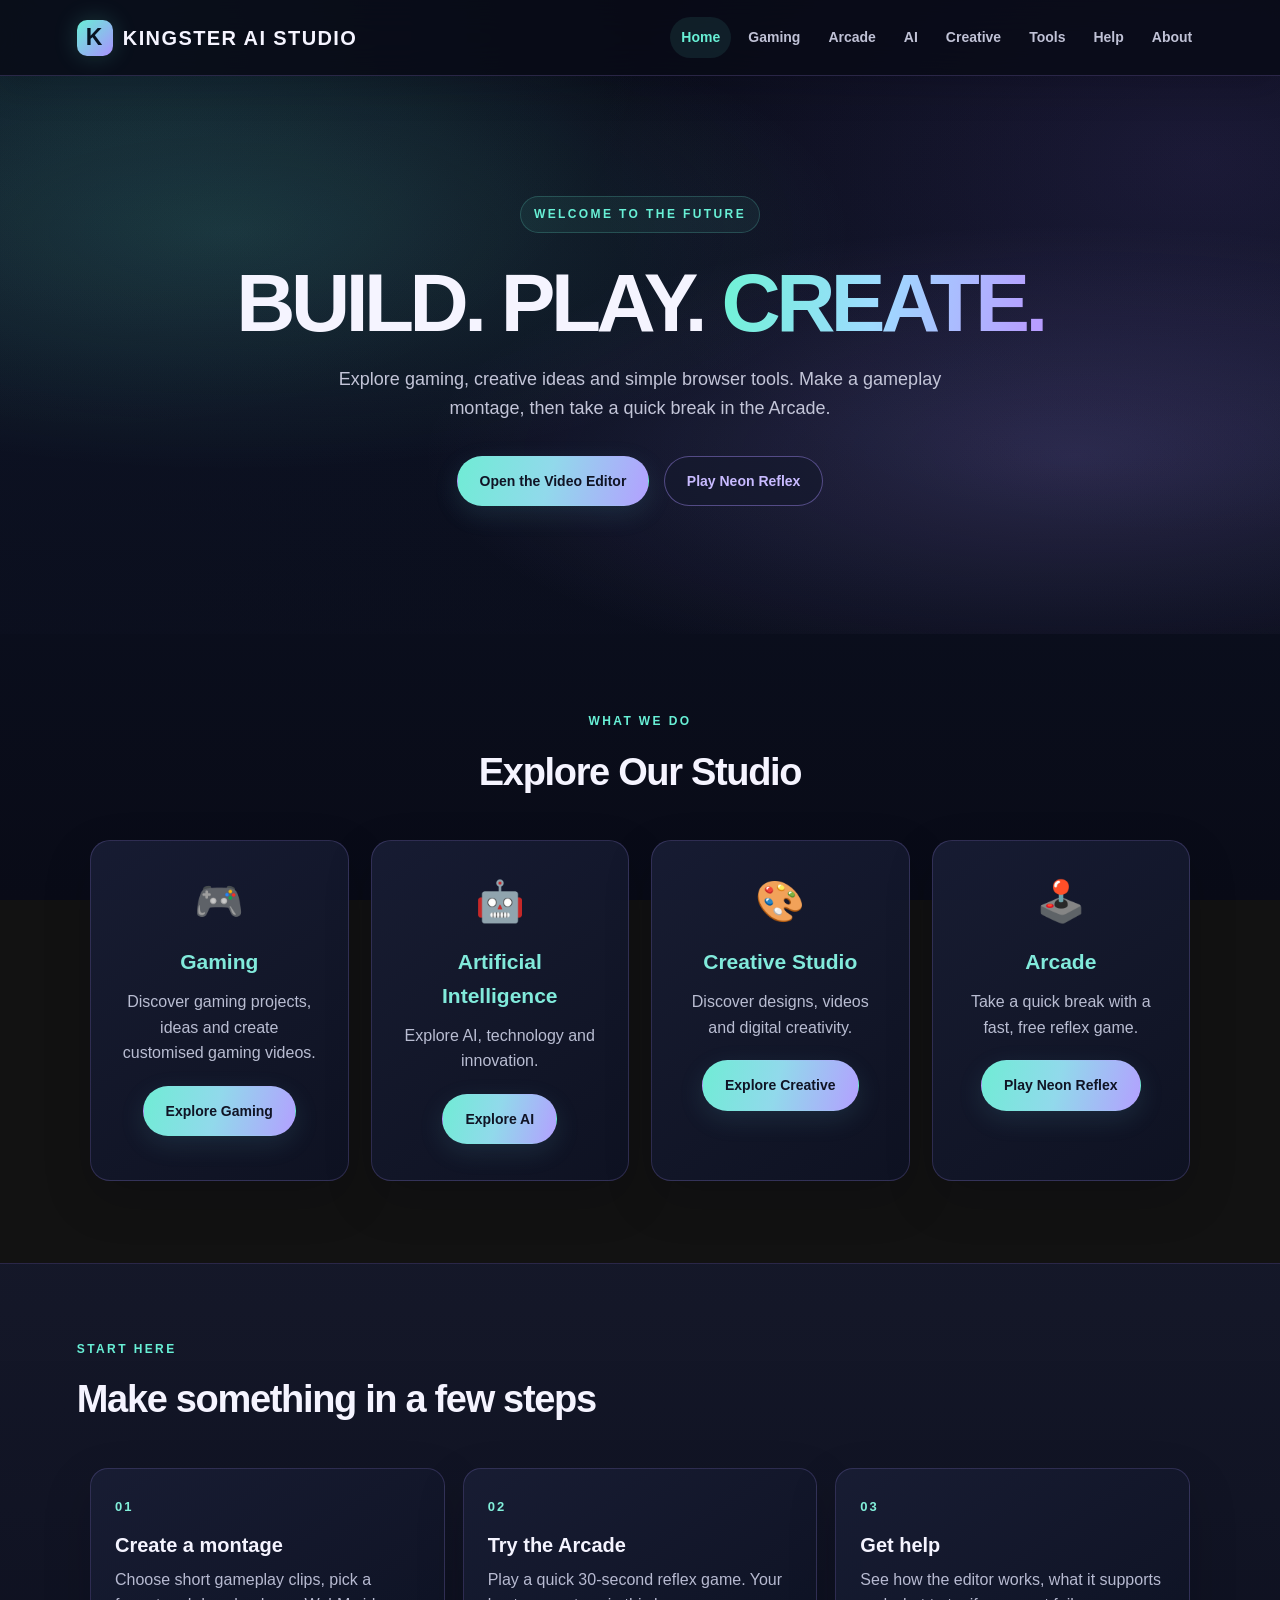
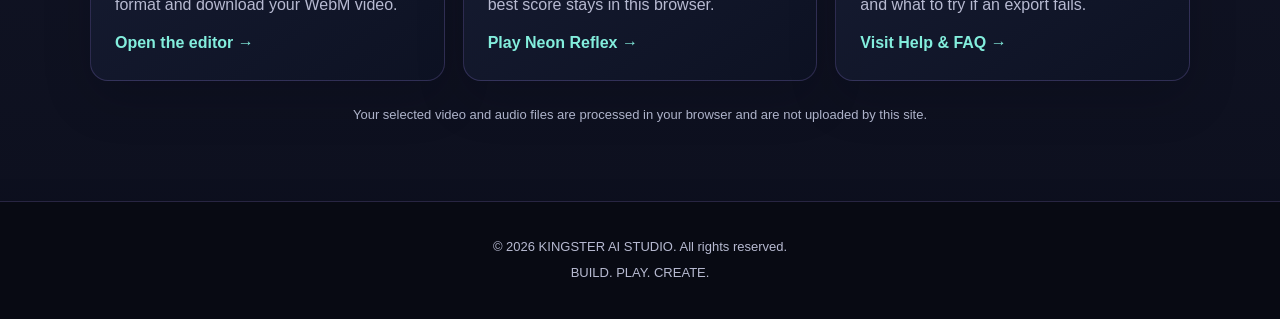
<file: index.html>
<!DOCTYPE html>
<html lang="en">
<head>
  <meta charset="UTF-8">
  <meta name="viewport" content="width=device-width, initial-scale=1.0">
  <meta name="description" content="KINGSTER AI STUDIO - Build, Play and Create.">
  <meta name="theme-color" content="#090b17">
  <meta property="og:type" content="website">
  <meta property="og:title" content="KINGSTER AI STUDIO | Build. Play. Create.">
  <meta property="og:description" content="Explore gaming, creative ideas and a browser-based gameplay video editor.">
  <link rel="icon" href="favicon.svg" type="image/svg+xml">
  <title>KINGSTER AI STUDIO</title>
  <link rel="stylesheet" href="style.css">
  <script src="script.js" defer></script>
</head>
<body>
  <a class="skip-link" href="#main-content">Skip to main content</a>
  <header class="header">
    <a class="logo" href="index.html">KINGSTER AI STUDIO</a>
    <button class="menu-toggle" type="button" aria-expanded="false" aria-controls="main-navigation">Menu</button>
    <nav class="navigation" id="main-navigation" aria-label="Main navigation">
      <a href="index.html">Home</a>
      <a href="gaming.html">Gaming</a>
      <a href="arcade.html">Arcade</a>
      <a href="ai.html">AI</a>
      <a href="creative.html">Creative</a>
      <a href="tools.html">Tools</a>
      <a href="help.html">Help</a>
      <a href="about.html">About</a>
    </nav>
  </header>

  <main id="main-content" tabindex="-1">
    <section class="hero">
      <div class="hero-content">
        <p class="hero-tag">WELCOME TO THE FUTURE</p>
        <h1>BUILD. PLAY. <span>CREATE.</span></h1>
        <p>Explore gaming, creative ideas and simple browser tools. Make a gameplay montage, then take a quick break in the Arcade.</p>
        <a href="gaming.html#ai-editor" class="btn">Open the Video Editor</a>
        <a href="arcade.html" class="btn btn-secondary">Play Neon Reflex</a>
      </div>
    </section>

    <section class="services">
      <div class="section-heading">
        <p>WHAT WE DO</p>
        <h2>Explore Our Studio</h2>
      </div>
      <div class="service-container">
        <article class="card">
          <div class="card-icon">🎮</div>
          <h3>Gaming</h3>
          <p>Discover gaming projects, ideas and create customised gaming videos.</p>
          <a href="gaming.html" class="btn">Explore Gaming</a>
        </article>
        <article class="card">
          <div class="card-icon">🤖</div>
          <h3>Artificial Intelligence</h3>
          <p>Explore AI, technology and innovation.</p>
          <a href="ai.html" class="btn">Explore AI</a>
        </article>
        <article class="card">
          <div class="card-icon">🎨</div>
          <h3>Creative Studio</h3>
          <p>Discover designs, videos and digital creativity.</p>
          <a href="creative.html" class="btn">Explore Creative</a>
        </article>
        <article class="card">
          <div class="card-icon">🕹️</div>
          <h3>Arcade</h3>
          <p>Take a quick break with a fast, free reflex game.</p>
          <a href="arcade.html" class="btn">Play Neon Reflex</a>
        </article>
      </div>
    </section>

    <section class="quick-start" aria-labelledby="quick-start-title">
      <div class="section-heading">
        <p>START HERE</p>
        <h2 id="quick-start-title">Make something in a few steps</h2>
      </div>
      <div class="quick-start-grid">
        <article class="quick-start-card">
          <span class="step-number">01</span>
          <h3>Create a montage</h3>
          <p>Choose short gameplay clips, pick a format and download your WebM video.</p>
          <a href="gaming.html#ai-editor">Open the editor →</a>
        </article>
        <article class="quick-start-card">
          <span class="step-number">02</span>
          <h3>Try the Arcade</h3>
          <p>Play a quick 30-second reflex game. Your best score stays in this browser.</p>
          <a href="arcade.html">Play Neon Reflex →</a>
        </article>
        <article class="quick-start-card">
          <span class="step-number">03</span>
          <h3>Get help</h3>
          <p>See how the editor works, what it supports and what to try if an export fails.</p>
          <a href="help.html">Visit Help & FAQ →</a>
        </article>
      </div>
      <p class="privacy-note">Your selected video and audio files are processed in your browser and are not uploaded by this site.</p>
    </section>
  </main>

  <footer class="footer">
    <p>© 2026 KINGSTER AI STUDIO. All rights reserved.</p>
    <p>BUILD. PLAY. CREATE.</p>
  </footer>
</body>
</html>
</file>
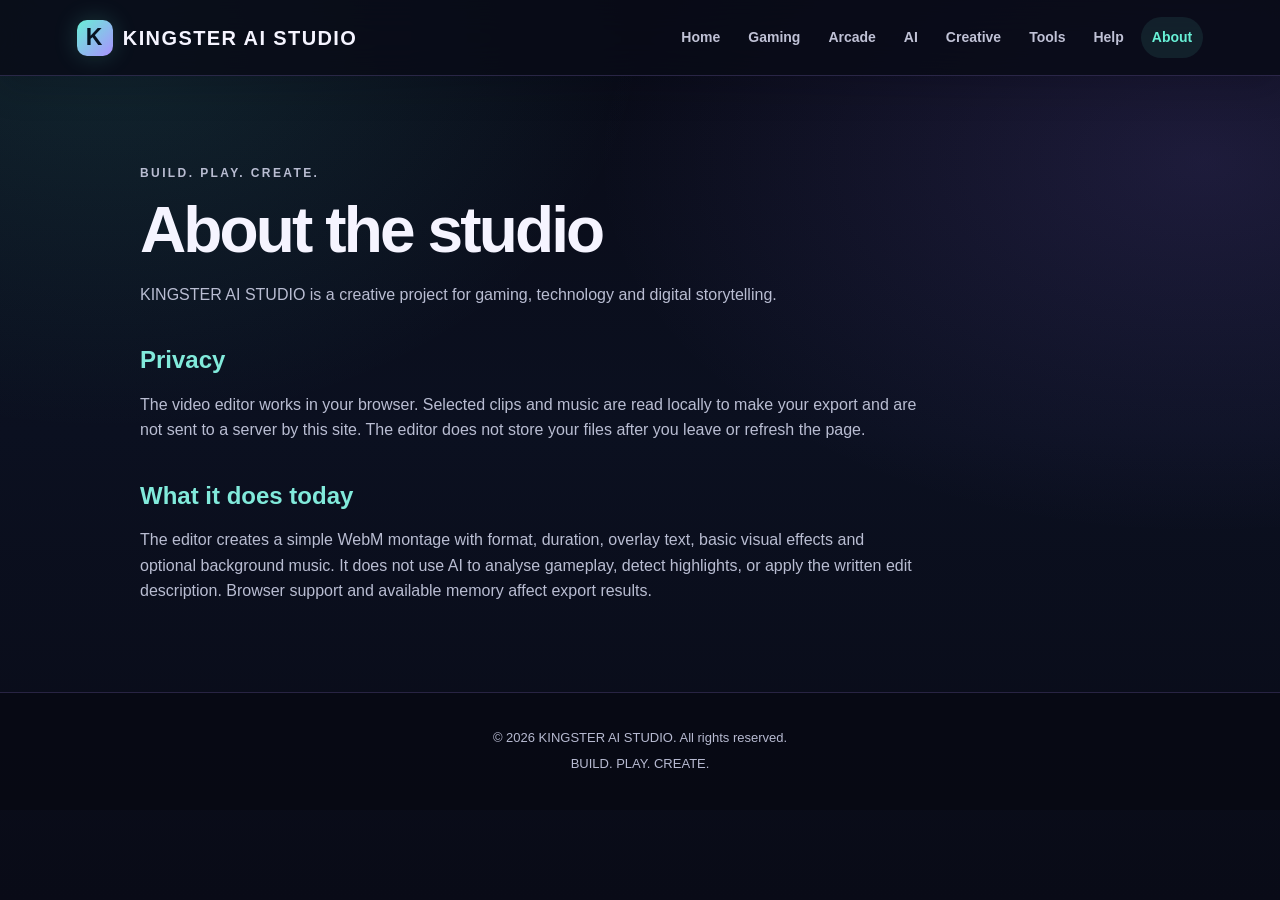
<file: about.html>
<!DOCTYPE html>
<html lang="en">
<head>
  <meta charset="UTF-8"><meta name="viewport" content="width=device-width, initial-scale=1.0">
  <meta name="description" content="About KINGSTER AI STUDIO and how its browser-based editor handles your files.">
  <meta name="theme-color" content="#090b17"><link rel="icon" href="favicon.svg" type="image/svg+xml">
  <title>About | KINGSTER AI STUDIO</title><link rel="stylesheet" href="style.css"><script src="script.js" defer></script>
</head>
<body>
  <a class="skip-link" href="#main-content">Skip to main content</a>
  <header class="header"><a class="logo" href="index.html">KINGSTER AI STUDIO</a><button class="menu-toggle" type="button" aria-expanded="false" aria-controls="main-navigation">Menu</button>
    <nav class="navigation" id="main-navigation" aria-label="Main navigation"><a href="index.html">Home</a><a href="gaming.html">Gaming</a><a href="arcade.html">Arcade</a><a href="ai.html">AI</a><a href="creative.html">Creative</a><a href="tools.html">Tools</a><a href="help.html">Help</a><a href="about.html">About</a></nav>
  </header>
  <main class="content-page" id="main-content" tabindex="-1"><p class="gaming-tag">BUILD. PLAY. CREATE.</p><h1>About the studio</h1>
    <p>KINGSTER AI STUDIO is a creative project for gaming, technology and digital storytelling.</p>
    <h2>Privacy</h2><p>The video editor works in your browser. Selected clips and music are read locally to make your export and are not sent to a server by this site. The editor does not store your files after you leave or refresh the page.</p>
    <h2>What it does today</h2><p>The editor creates a simple WebM montage with format, duration, overlay text, basic visual effects and optional background music. It does not use AI to analyse gameplay, detect highlights, or apply the written edit description. Browser support and available memory affect export results.</p>
  </main>
  <footer class="footer"><p>© 2026 KINGSTER AI STUDIO. All rights reserved.</p><p>BUILD. PLAY. CREATE.</p></footer>
</body></html>
</file>
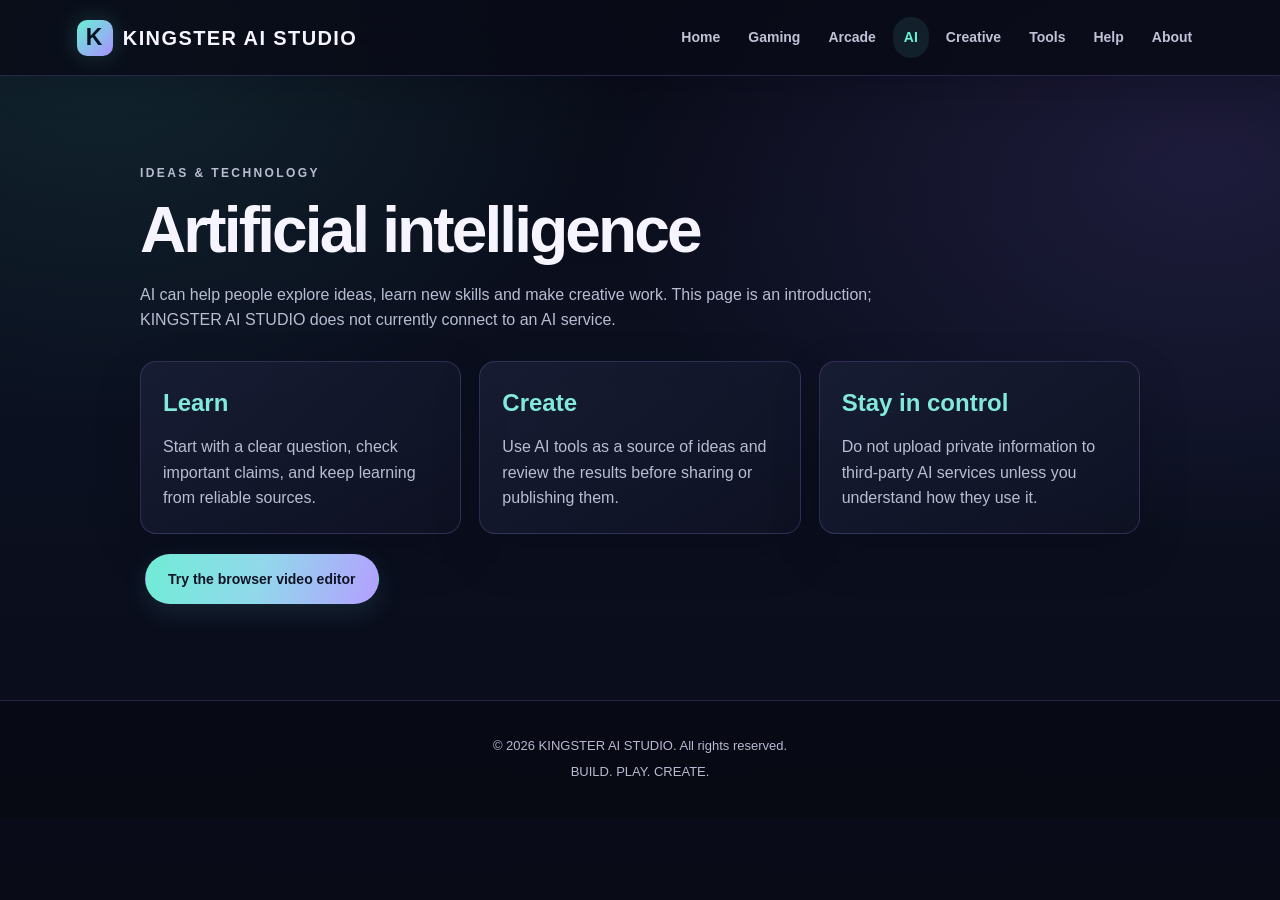
<file: ai.html>
<!DOCTYPE html>
<html lang="en">
<head>
  <meta charset="UTF-8"><meta name="viewport" content="width=device-width, initial-scale=1.0">
  <meta name="description" content="Explore AI ideas and practical ways to use creative technology.">
  <meta name="theme-color" content="#090b17"><link rel="icon" href="favicon.svg" type="image/svg+xml">
  <title>AI | KINGSTER AI STUDIO</title><link rel="stylesheet" href="style.css"><script src="script.js" defer></script>
</head>
<body>
  <a class="skip-link" href="#main-content">Skip to main content</a>
  <header class="header"><a class="logo" href="index.html">KINGSTER AI STUDIO</a><button class="menu-toggle" type="button" aria-expanded="false" aria-controls="main-navigation">Menu</button>
    <nav class="navigation" id="main-navigation" aria-label="Main navigation"><a href="index.html">Home</a><a href="gaming.html">Gaming</a><a href="arcade.html">Arcade</a><a href="ai.html">AI</a><a href="creative.html">Creative</a><a href="tools.html">Tools</a><a href="help.html">Help</a><a href="about.html">About</a></nav>
  </header>
  <main class="content-page" id="main-content" tabindex="-1"><p class="gaming-tag">IDEAS & TECHNOLOGY</p><h1>Artificial intelligence</h1>
    <p>AI can help people explore ideas, learn new skills and make creative work. This page is an introduction; KINGSTER AI STUDIO does not currently connect to an AI service.</p>
    <div class="content-cards"><article class="content-card"><h2>Learn</h2><p>Start with a clear question, check important claims, and keep learning from reliable sources.</p></article>
      <article class="content-card"><h2>Create</h2><p>Use AI tools as a source of ideas and review the results before sharing or publishing them.</p></article>
      <article class="content-card"><h2>Stay in control</h2><p>Do not upload private information to third-party AI services unless you understand how they use it.</p></article></div>
    <p><a class="btn" href="gaming.html#ai-editor">Try the browser video editor</a></p>
  </main>
  <footer class="footer"><p>© 2026 KINGSTER AI STUDIO. All rights reserved.</p><p>BUILD. PLAY. CREATE.</p></footer>
</body></html>
</file>
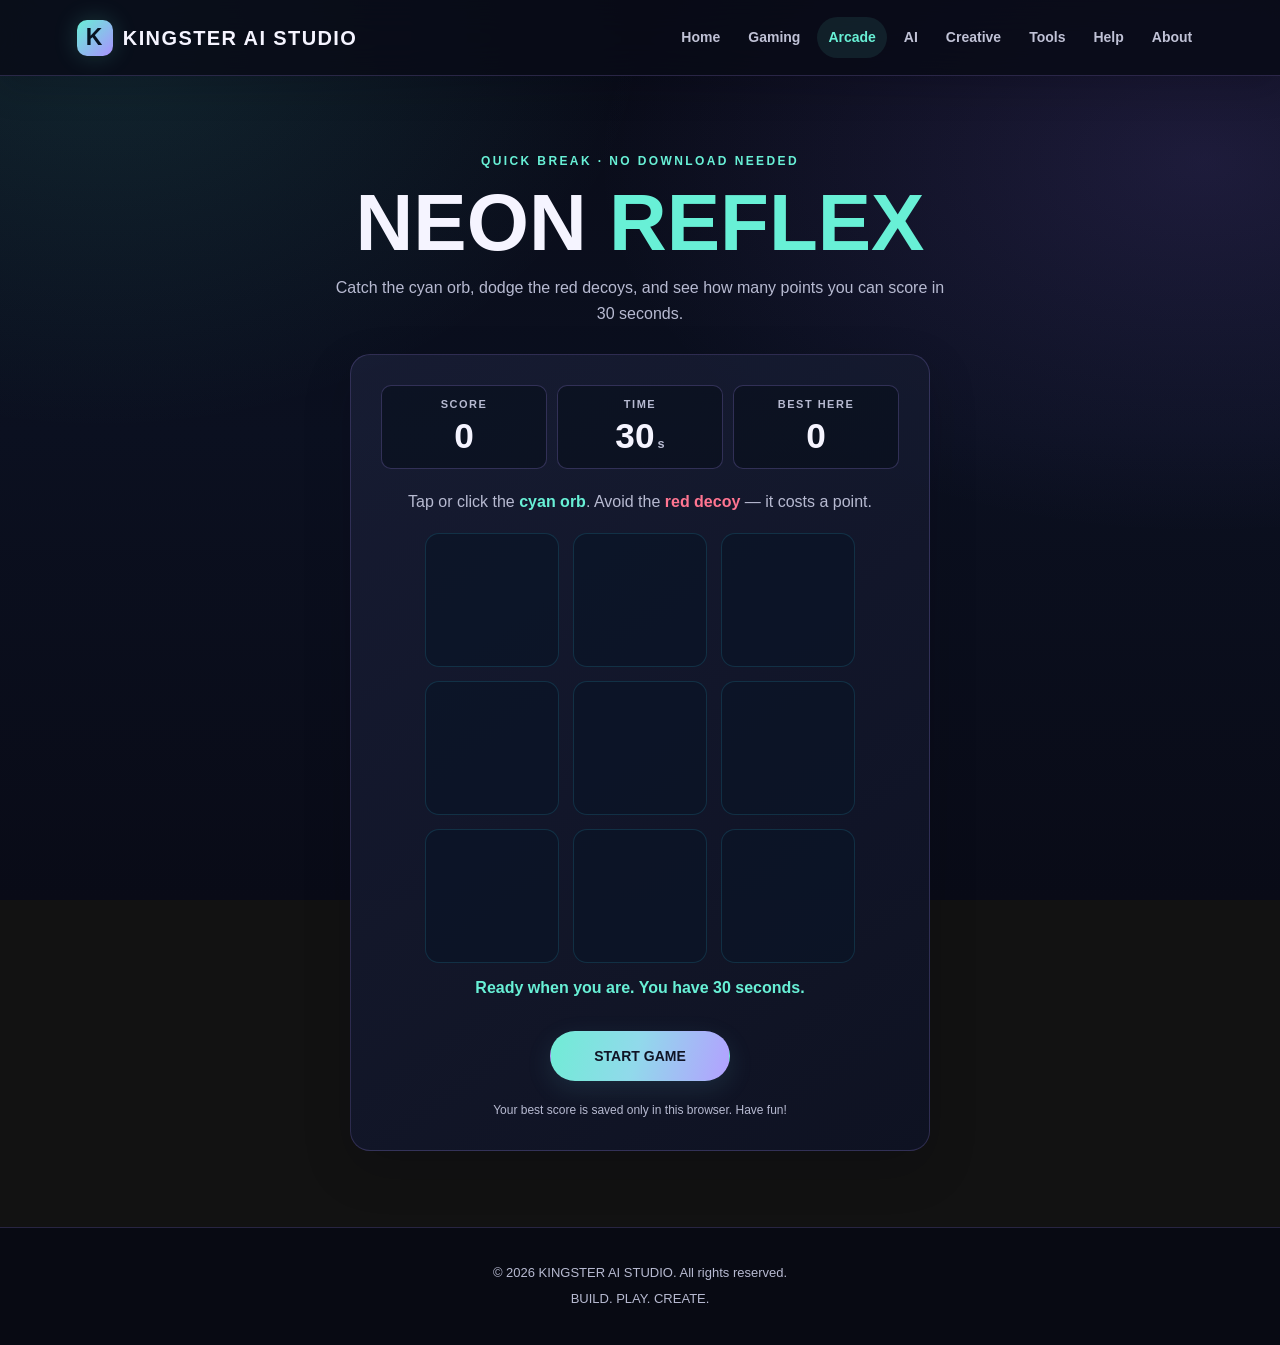
<file: arcade.html>
<!DOCTYPE html>
<html lang="en">
<head>
  <meta charset="UTF-8">
  <meta name="viewport" content="width=device-width, initial-scale=1.0">
  <meta name="description" content="Play Neon Reflex, a quick arcade game from KINGSTER AI STUDIO.">
  <meta name="theme-color" content="#070d19">
  <link rel="icon" href="favicon.svg" type="image/svg+xml">
  <title>Arcade | KINGSTER AI STUDIO</title>
  <link rel="stylesheet" href="style.css">
  <script src="script.js" defer></script>
  <script src="arcade.js" defer></script>
</head>
<body>
  <a class="skip-link" href="#main-content">Skip to main content</a>
  <header class="header">
    <a class="logo" href="index.html">KINGSTER AI STUDIO</a>
    <button class="menu-toggle" type="button" aria-expanded="false" aria-controls="main-navigation">Menu</button>
    <nav class="navigation" id="main-navigation" aria-label="Main navigation">
      <a href="index.html">Home</a><a href="gaming.html">Gaming</a><a href="arcade.html">Arcade</a>
      <a href="ai.html">AI</a><a href="creative.html">Creative</a><a href="tools.html">Tools</a><a href="help.html">Help</a><a href="about.html">About</a>
    </nav>
  </header>

  <main class="arcade-page" id="main-content" tabindex="-1">
    <section class="arcade-intro">
      <p class="gaming-tag">QUICK BREAK · NO DOWNLOAD NEEDED</p>
      <h1>NEON <span>REFLEX</span></h1>
      <p>Catch the cyan orb, dodge the red decoys, and see how many points you can score in 30 seconds.</p>
    </section>

    <section class="arcade-card" aria-labelledby="game-title">
      <div class="arcade-scoreboard" aria-label="Game scores">
        <div><span class="score-label">SCORE</span><strong id="scoreValue">0</strong></div>
        <div><span class="score-label">TIME</span><strong><span id="timeValue">30</span><span class="score-unit">s</span></strong></div>
        <div><span class="score-label">BEST HERE</span><strong id="bestValue">0</strong></div>
      </div>

      <h2 id="game-title" class="visually-hidden">Neon Reflex game board</h2>
      <p class="arcade-instructions">Tap or click the <span class="orb-key">cyan orb</span>. Avoid the <span class="decoy-key">red decoy</span> — it costs a point.</p>
      <div class="arcade-board" id="gameBoard" role="group" aria-label="Nine game tiles">
        <button class="arcade-tile" type="button" aria-label="Tile 1" disabled></button>
        <button class="arcade-tile" type="button" aria-label="Tile 2" disabled></button>
        <button class="arcade-tile" type="button" aria-label="Tile 3" disabled></button>
        <button class="arcade-tile" type="button" aria-label="Tile 4" disabled></button>
        <button class="arcade-tile" type="button" aria-label="Tile 5" disabled></button>
        <button class="arcade-tile" type="button" aria-label="Tile 6" disabled></button>
        <button class="arcade-tile" type="button" aria-label="Tile 7" disabled></button>
        <button class="arcade-tile" type="button" aria-label="Tile 8" disabled></button>
        <button class="arcade-tile" type="button" aria-label="Tile 9" disabled></button>
      </div>

      <p id="gameStatus" class="arcade-status" role="status" aria-live="polite">Ready when you are. You have 30 seconds.</p>
      <button id="startGame" class="btn arcade-start" type="button">START GAME</button>
      <p class="arcade-note">Your best score is saved only in this browser. Have fun!</p>
    </section>
  </main>

  <footer class="footer"><p>© 2026 KINGSTER AI STUDIO. All rights reserved.</p><p>BUILD. PLAY. CREATE.</p></footer>
</body>
</html>
</file>
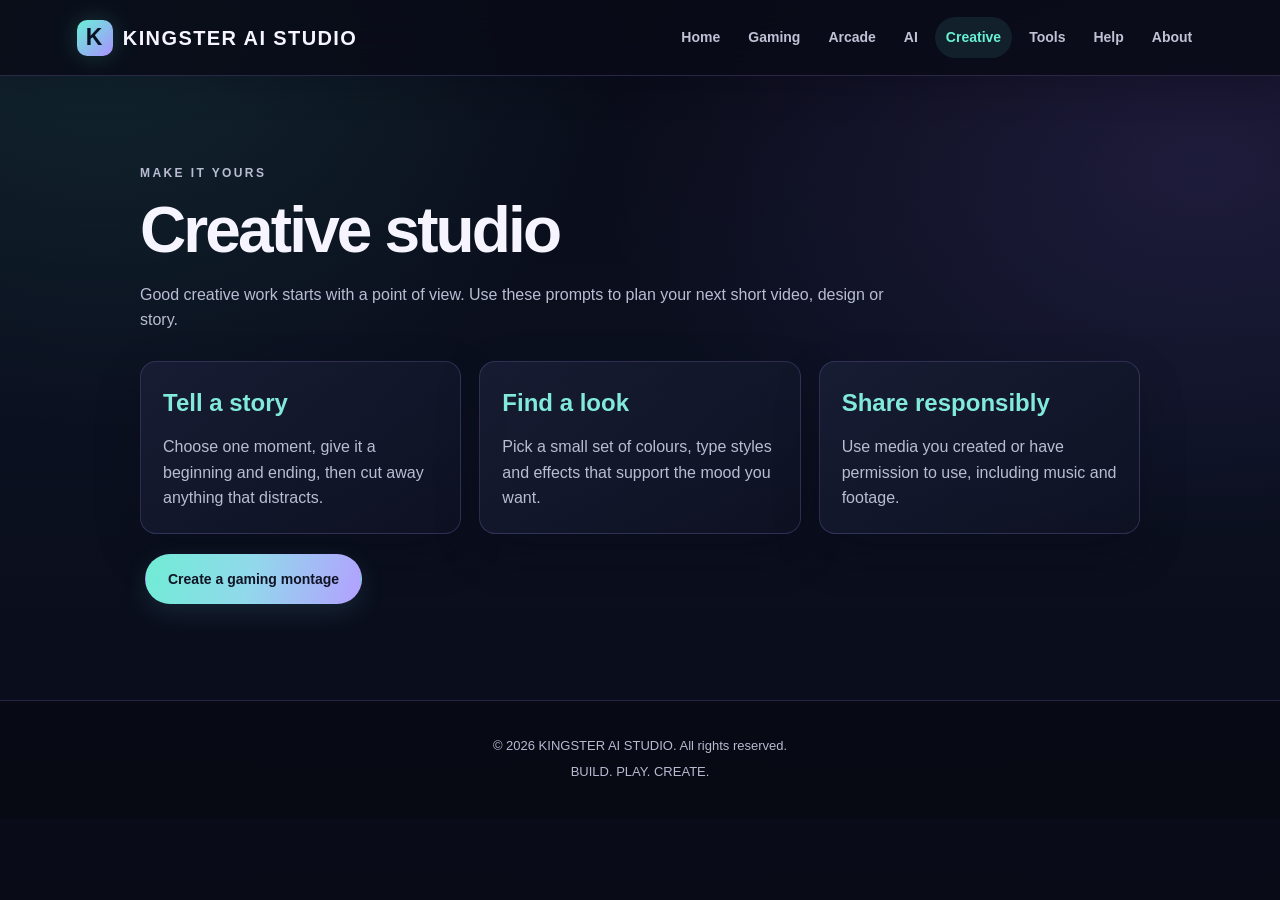
<file: creative.html>
<!DOCTYPE html>
<html lang="en">
<head>
  <meta charset="UTF-8"><meta name="viewport" content="width=device-width, initial-scale=1.0">
  <meta name="description" content="Creative ideas for video, design and digital storytelling.">
  <meta name="theme-color" content="#090b17"><link rel="icon" href="favicon.svg" type="image/svg+xml">
  <title>Creative | KINGSTER AI STUDIO</title><link rel="stylesheet" href="style.css"><script src="script.js" defer></script>
</head>
<body>
  <a class="skip-link" href="#main-content">Skip to main content</a>
  <header class="header"><a class="logo" href="index.html">KINGSTER AI STUDIO</a><button class="menu-toggle" type="button" aria-expanded="false" aria-controls="main-navigation">Menu</button>
    <nav class="navigation" id="main-navigation" aria-label="Main navigation"><a href="index.html">Home</a><a href="gaming.html">Gaming</a><a href="arcade.html">Arcade</a><a href="ai.html">AI</a><a href="creative.html">Creative</a><a href="tools.html">Tools</a><a href="help.html">Help</a><a href="about.html">About</a></nav>
  </header>
  <main class="content-page" id="main-content" tabindex="-1"><p class="gaming-tag">MAKE IT YOURS</p><h1>Creative studio</h1>
    <p>Good creative work starts with a point of view. Use these prompts to plan your next short video, design or story.</p>
    <div class="content-cards"><article class="content-card"><h2>Tell a story</h2><p>Choose one moment, give it a beginning and ending, then cut away anything that distracts.</p></article>
      <article class="content-card"><h2>Find a look</h2><p>Pick a small set of colours, type styles and effects that support the mood you want.</p></article>
      <article class="content-card"><h2>Share responsibly</h2><p>Use media you created or have permission to use, including music and footage.</p></article></div>
    <p><a class="btn" href="gaming.html#ai-editor">Create a gaming montage</a></p>
  </main>
  <footer class="footer"><p>© 2026 KINGSTER AI STUDIO. All rights reserved.</p><p>BUILD. PLAY. CREATE.</p></footer>
</body></html>
</file>
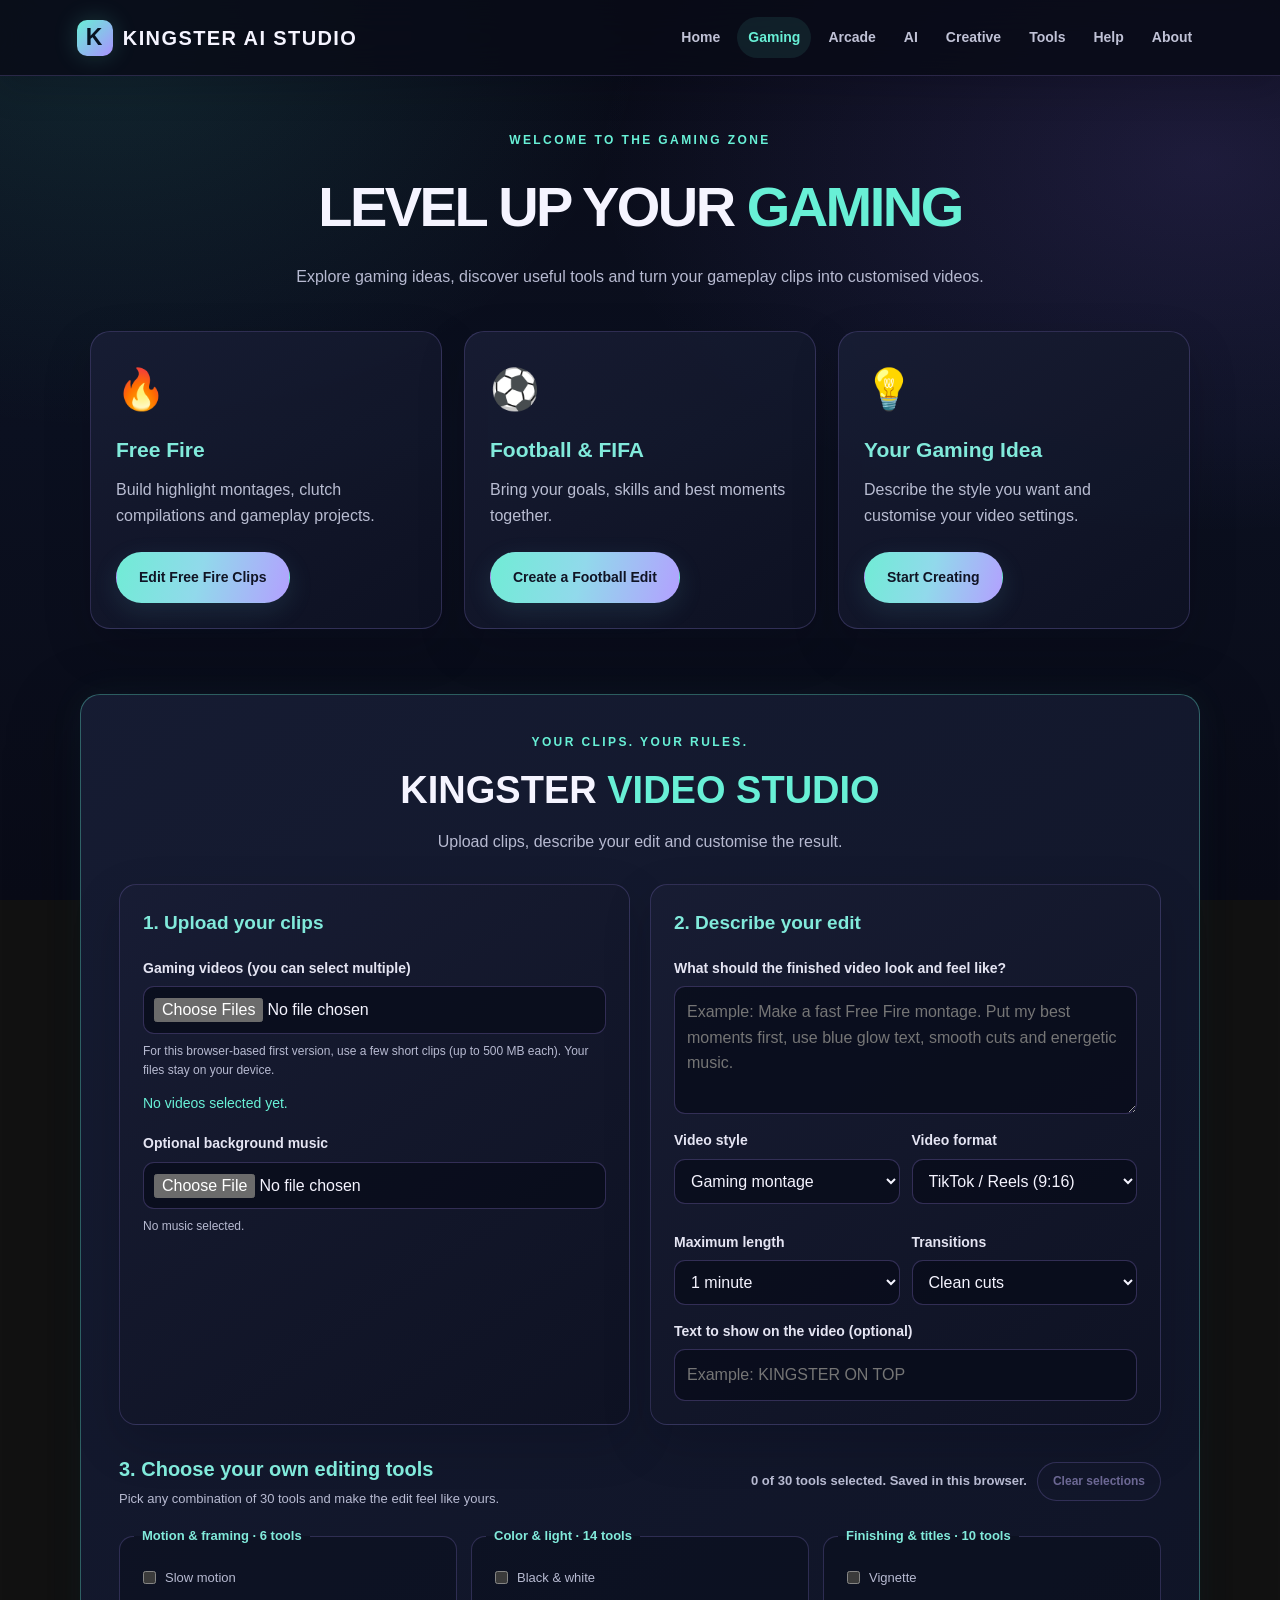
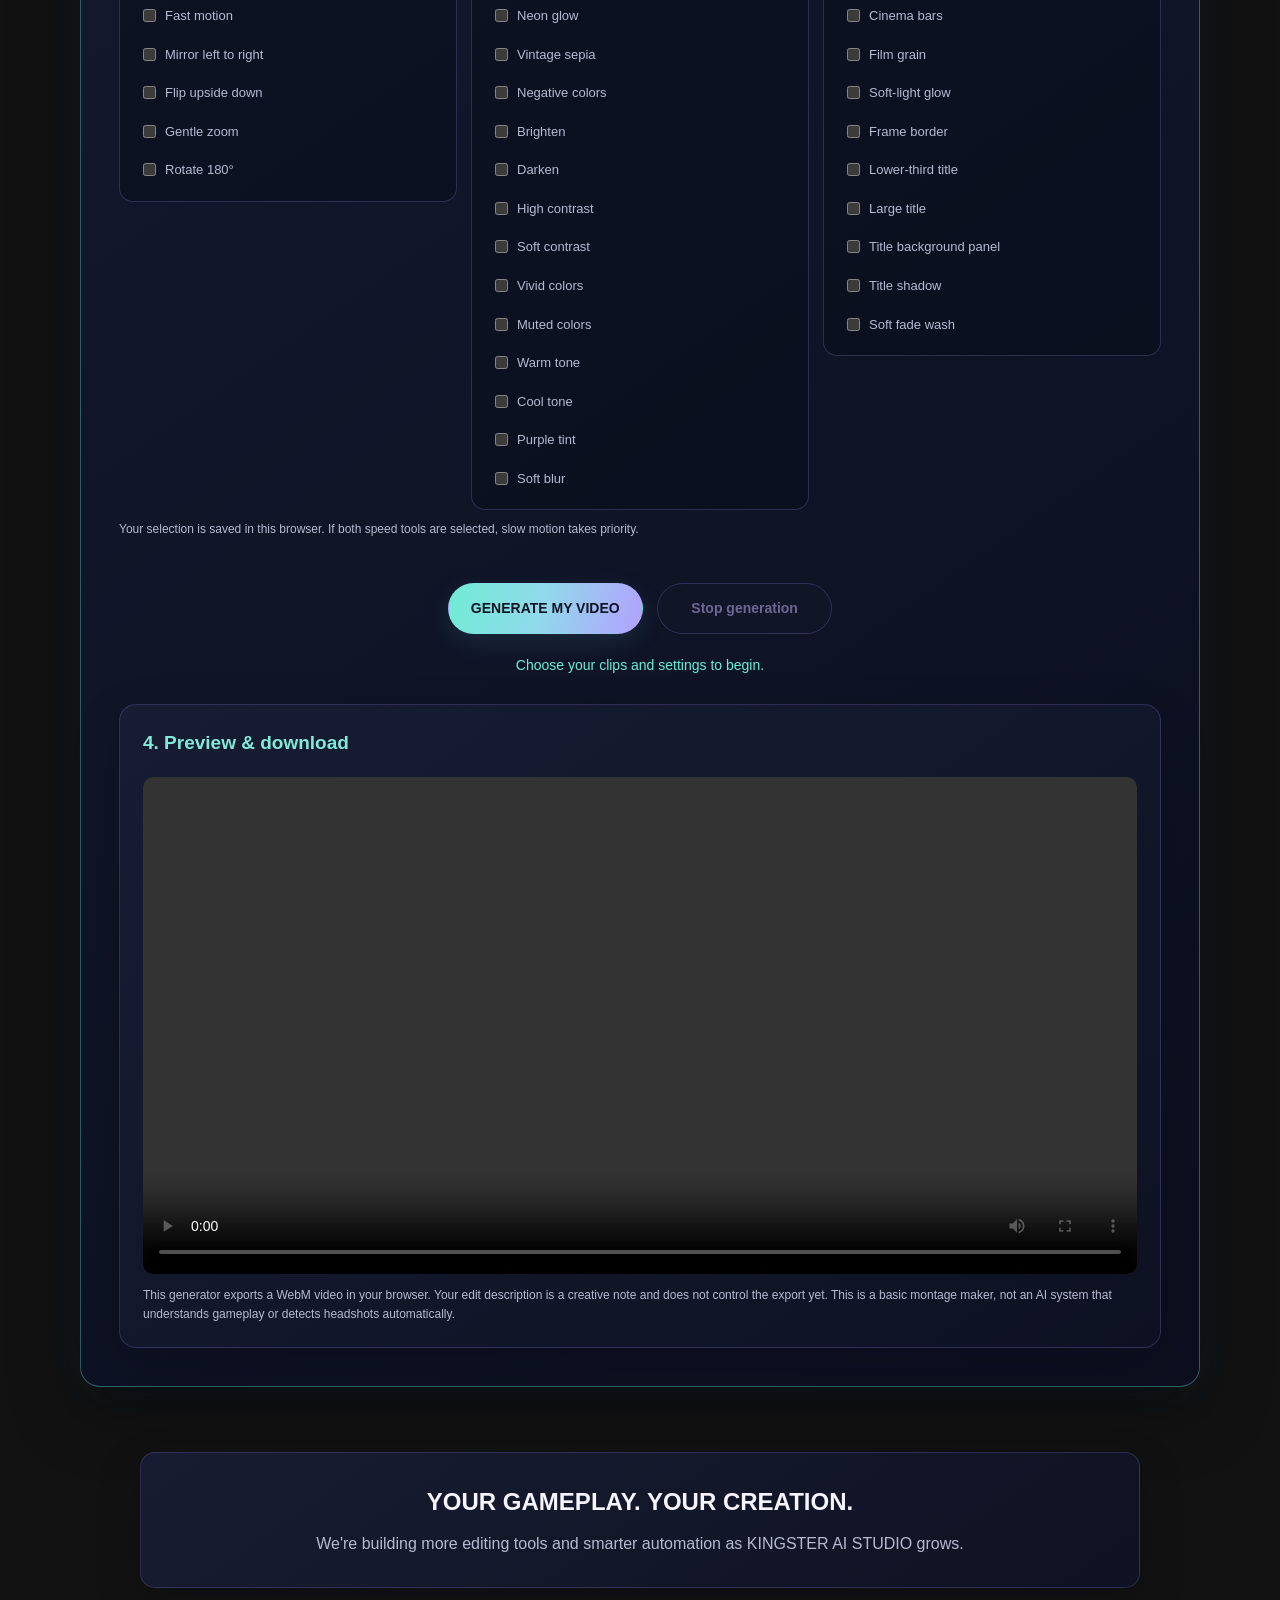
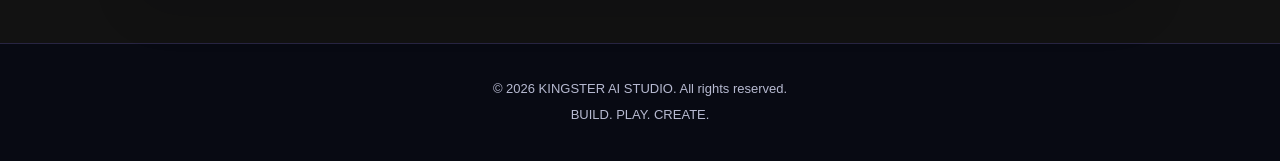
<file: gaming.html>
<!DOCTYPE html>
<html lang="en">
<head>
  <meta charset="UTF-8">
  <meta name="viewport" content="width=device-width, initial-scale=1.0">
  <meta name="description" content="Edit gameplay clips in the browser with 30 selectable tools for color, motion, framing and titles.">
  <meta name="theme-color" content="#090b17">
  <link rel="icon" href="favicon.svg" type="image/svg+xml">
  <title>Gaming | KINGSTER AI STUDIO</title>
  <link rel="stylesheet" href="style.css">
  <script src="script.js" defer></script>
</head>
<body>
  <a class="skip-link" href="#main-content">Skip to main content</a>
  <header class="header">
    <a class="logo" href="index.html">KINGSTER AI STUDIO</a>
    <button class="menu-toggle" type="button" aria-expanded="false" aria-controls="main-navigation">Menu</button>
    <nav class="navigation" id="main-navigation" aria-label="Main navigation">
      <a href="index.html">Home</a>
      <a href="gaming.html">Gaming</a>
      <a href="arcade.html">Arcade</a>
      <a href="ai.html">AI</a>
      <a href="creative.html">Creative</a>
      <a href="tools.html">Tools</a>
      <a href="help.html">Help</a>
      <a href="about.html">About</a>
    </nav>
  </header>

  <main class="gaming-page" id="main-content" tabindex="-1">
    <section class="gaming-intro">
      <p class="gaming-tag">WELCOME TO THE GAMING ZONE</p>
      <h1>LEVEL UP YOUR <span>GAMING</span></h1>
      <p>Explore gaming ideas, discover useful tools and turn your gameplay clips into customised videos.</p>
    </section>

    <section class="gaming-grid">
      <article class="gaming-card">
        <div class="gaming-icon">🔥</div>
        <h2>Free Fire</h2>
        <p>Build highlight montages, clutch compilations and gameplay projects.</p>
        <a href="#ai-editor" class="btn">Edit Free Fire Clips</a>
      </article>
      <article class="gaming-card">
        <div class="gaming-icon">⚽</div>
        <h2>Football & FIFA</h2>
        <p>Bring your goals, skills and best moments together.</p>
        <a href="#ai-editor" class="btn">Create a Football Edit</a>
      </article>
      <article class="gaming-card">
        <div class="gaming-icon">💡</div>
        <h2>Your Gaming Idea</h2>
        <p>Describe the style you want and customise your video settings.</p>
        <a href="#ai-editor" class="btn">Start Creating</a>
      </article>
    </section>

    <section class="ai-editor" id="ai-editor">
      <div class="editor-heading">
        <p class="gaming-tag">YOUR CLIPS. YOUR RULES.</p>
        <h2>KINGSTER <span>VIDEO STUDIO</span></h2>
        <p>Upload clips, describe your edit and customise the result.</p>
      </div>

      <div class="editor-grid">
        <section class="editor-panel">
          <h3>1. Upload your clips</h3>
          <label class="field-label" for="videoUpload">Gaming videos (you can select multiple)</label>
          <input type="file" id="videoUpload" accept="video/*" multiple>
          <p class="field-help">For this browser-based first version, use a few short clips (up to 500 MB each). Your files stay on your device.</p>
          <div id="fileStatus" class="status" aria-live="polite">No videos selected yet.</div>
          <ul id="clipList" class="clip-list"></ul>

          <label class="field-label" for="musicUpload">Optional background music</label>
          <input type="file" id="musicUpload" accept="audio/*">
          <div id="musicStatus" class="field-help">No music selected.</div>
        </section>

        <section class="editor-panel">
          <h3>2. Describe your edit</h3>
          <label class="field-label" for="editDescription">What should the finished video look and feel like?</label>
          <textarea id="editDescription" rows="4" placeholder="Example: Make a fast Free Fire montage. Put my best moments first, use blue glow text, smooth cuts and energetic music."></textarea>

          <div class="form-grid">
            <div>
              <label class="field-label" for="editStyle">Video style</label>
              <select id="editStyle">
                <option value="montage">Gaming montage</option>
                <option value="headshot">Headshot highlights</option>
                <option value="cinematic">Cinematic edit</option>
                <option value="funny">Funny moments</option>
                <option value="football">Football / FIFA edit</option>
                <option value="custom">My own style</option>
              </select>
            </div>
            <div>
              <label class="field-label" for="videoFormat">Video format</label>
              <select id="videoFormat">
                <option value="9:16">TikTok / Reels (9:16)</option>
                <option value="16:9">YouTube (16:9)</option>
                <option value="1:1">Square (1:1)</option>
              </select>
            </div>
            <div>
              <label class="field-label" for="videoLength">Maximum length</label>
              <select id="videoLength">
                <option value="30">30 seconds</option>
                <option value="60" selected>1 minute</option>
                <option value="120">2 minutes</option>
                <option value="all">Use all selected clips</option>
              </select>
            </div>
            <div>
              <label class="field-label" for="transitions">Transitions</label>
              <select id="transitions">
                <option value="cut">Clean cuts</option>
                <option value="fade">Fade between clips</option>
              </select>
            </div>
          </div>

          <label class="field-label" for="overlayText">Text to show on the video (optional)</label>
          <input type="text" id="overlayText" maxlength="60" placeholder="Example: KINGSTER ON TOP">

        </section>
      </div>

      <section class="toolbox" id="editing-tools" aria-labelledby="editing-tools-title">
        <div class="toolbox-heading">
          <div>
            <h3 id="editing-tools-title">3. Choose your own editing tools</h3>
            <p>Pick any combination of 30 tools and make the edit feel like yours.</p>
          </div>
          <div class="toolbox-actions">
            <p class="tool-selection-count" id="toolSelectionStatus" role="status" aria-live="polite">0 of 30 tools selected.</p>
            <button type="button" class="btn btn-secondary clear-tools" id="clearToolsBtn" disabled>Clear selections</button>
          </div>
        </div>

        <div class="toolbox-grid">
          <fieldset class="effects-options">
            <legend>Motion & framing · 6 tools</legend>
            <div class="tool-list">
              <label><input type="checkbox" value="slow" name="effects"> Slow motion</label>
              <label><input type="checkbox" value="fast" name="effects"> Fast motion</label>
              <label><input type="checkbox" value="mirror" name="effects"> Mirror left to right</label>
              <label><input type="checkbox" value="flip" name="effects"> Flip upside down</label>
              <label><input type="checkbox" value="zoom" name="effects"> Gentle zoom</label>
              <label><input type="checkbox" value="rotate" name="effects"> Rotate 180°</label>
            </div>
          </fieldset>

          <fieldset class="effects-options">
            <legend>Color & light · 14 tools</legend>
            <div class="tool-list">
              <label><input type="checkbox" value="mono" name="effects"> Black & white</label>
              <label><input type="checkbox" value="glow" name="effects"> Neon glow</label>
              <label><input type="checkbox" value="sepia" name="effects"> Vintage sepia</label>
              <label><input type="checkbox" value="negative" name="effects"> Negative colors</label>
              <label><input type="checkbox" value="brighten" name="effects"> Brighten</label>
              <label><input type="checkbox" value="darken" name="effects"> Darken</label>
              <label><input type="checkbox" value="contrast" name="effects"> High contrast</label>
              <label><input type="checkbox" value="soft-contrast" name="effects"> Soft contrast</label>
              <label><input type="checkbox" value="vivid" name="effects"> Vivid colors</label>
              <label><input type="checkbox" value="muted" name="effects"> Muted colors</label>
              <label><input type="checkbox" value="warm" name="effects"> Warm tone</label>
              <label><input type="checkbox" value="cool" name="effects"> Cool tone</label>
              <label><input type="checkbox" value="purple" name="effects"> Purple tint</label>
              <label><input type="checkbox" value="blur" name="effects"> Soft blur</label>
            </div>
          </fieldset>

          <fieldset class="effects-options">
            <legend>Finishing & titles · 10 tools</legend>
            <div class="tool-list">
              <label><input type="checkbox" value="vignette" name="effects"> Vignette</label>
              <label><input type="checkbox" value="bars" name="effects"> Cinema bars</label>
              <label><input type="checkbox" value="grain" name="effects"> Film grain</label>
              <label><input type="checkbox" value="softlight" name="effects"> Soft-light glow</label>
              <label><input type="checkbox" value="frame" name="effects"> Frame border</label>
              <label><input type="checkbox" value="lower-third" name="effects"> Lower-third title</label>
              <label><input type="checkbox" value="large-title" name="effects"> Large title</label>
              <label><input type="checkbox" value="text-panel" name="effects"> Title background panel</label>
              <label><input type="checkbox" value="text-shadow" name="effects"> Title shadow</label>
              <label><input type="checkbox" value="fade-wash" name="effects"> Soft fade wash</label>
            </div>
          </fieldset>
        </div>
        <p class="field-help toolbox-note">Your selection is saved in this browser. If both speed tools are selected, slow motion takes priority.</p>
      </section>

      <div class="editor-actions">
        <button type="button" id="generateBtn" class="btn">GENERATE MY VIDEO</button>
        <button type="button" id="stopBtn" class="btn btn-secondary" disabled>Stop generation</button>
          <p id="generationStatus" class="status" aria-live="polite" role="status">Choose your clips and settings to begin.</p>
      </div>

      <section class="preview-panel">
        <h3>4. Preview & download</h3>
        <video id="videoPreview" controls playsinline></video>
        <a id="downloadLink" class="btn download-btn" hidden>Download finished video</a>
      <p class="field-help">This generator exports a WebM video in your browser. Your edit description is a creative note and does not control the export yet. This is a basic montage maker, not an AI system that understands gameplay or detects headshots automatically.</p>
      </section>
    </section>

    <section class="gaming-callout">
      <h2>YOUR GAMEPLAY. YOUR CREATION.</h2>
      <p>We're building more editing tools and smarter automation as KINGSTER AI STUDIO grows.</p>
    </section>
  </main>

  <footer class="footer">
    <p>© 2026 KINGSTER AI STUDIO. All rights reserved.</p>
    <p>BUILD. PLAY. CREATE.</p>
  </footer>
</body>
</html>
</file>
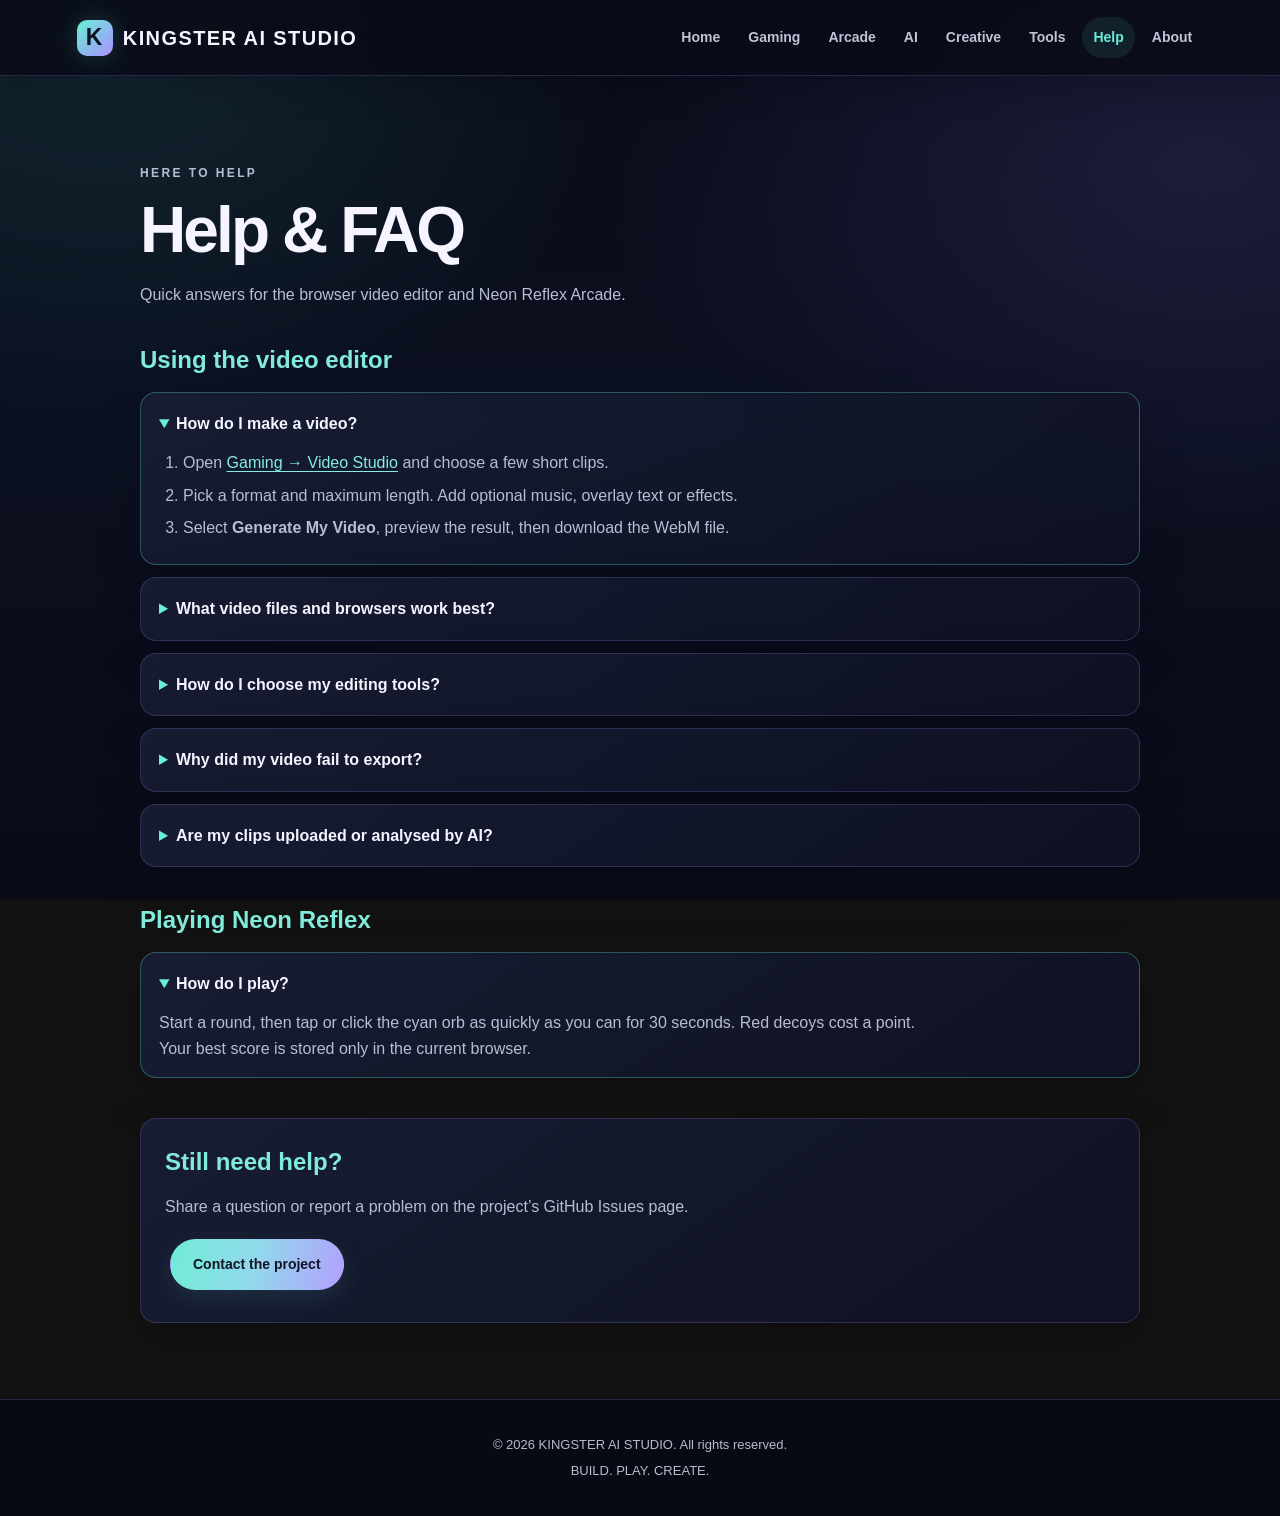
<file: help.html>
<!DOCTYPE html>
<html lang="en">
<head>
  <meta charset="UTF-8">
  <meta name="viewport" content="width=device-width, initial-scale=1.0">
  <meta name="description" content="Quick help for the KINGSTER AI STUDIO video editor and Arcade.">
  <meta name="theme-color" content="#090b17">
  <link rel="icon" href="favicon.svg" type="image/svg+xml">
  <title>Help & FAQ | KINGSTER AI STUDIO</title>
  <link rel="stylesheet" href="style.css">
  <script src="script.js" defer></script>
</head>
<body>
  <a class="skip-link" href="#main-content">Skip to main content</a>
  <header class="header">
    <a class="logo" href="index.html">KINGSTER AI STUDIO</a>
    <button class="menu-toggle" type="button" aria-expanded="false" aria-controls="main-navigation">Menu</button>
    <nav class="navigation" id="main-navigation" aria-label="Main navigation">
      <a href="index.html">Home</a><a href="gaming.html">Gaming</a><a href="arcade.html">Arcade</a>
      <a href="ai.html">AI</a><a href="creative.html">Creative</a><a href="tools.html">Tools</a>
      <a href="help.html">Help</a><a href="about.html">About</a>
    </nav>
  </header>

  <main class="content-page help-page" id="main-content" tabindex="-1">
    <p class="gaming-tag">HERE TO HELP</p>
    <h1>Help & FAQ</h1>
    <p>Quick answers for the browser video editor and Neon Reflex Arcade.</p>

    <section class="help-section" aria-labelledby="editor-help-title">
      <h2 id="editor-help-title">Using the video editor</h2>
      <details class="faq-item" open>
        <summary>How do I make a video?</summary>
        <ol>
          <li>Open <a href="gaming.html#ai-editor">Gaming → Video Studio</a> and choose a few short clips.</li>
          <li>Pick a format and maximum length. Add optional music, overlay text or effects.</li>
          <li>Select <strong>Generate My Video</strong>, preview the result, then download the WebM file.</li>
        </ol>
      </details>
      <details class="faq-item">
        <summary>What video files and browsers work best?</summary>
        <p>Use common video formats your browser can play, such as MP4, and keep each clip under 500 MB. Current desktop Chrome or Edge is recommended for exporting WebM video.</p>
      </details>
      <details class="faq-item">
        <summary>How do I choose my editing tools?</summary>
        <p>Open <a href="gaming.html#editing-tools">Choose your own editing tools</a> in Video Studio and select any combination of 30 motion, color, framing and title tools. Your choices are saved in this browser and applied when you generate the video. Use “Clear selections” to start fresh.</p>
      </details>
      <details class="faq-item">
        <summary>Why did my video fail to export?</summary>
        <p>Try a shorter clip, a smaller file, or another video your browser can play. Exporting uses your device’s memory and processing power. Refreshing the page clears the current edit.</p>
      </details>
      <details class="faq-item">
        <summary>Are my clips uploaded or analysed by AI?</summary>
        <p>No. The editor processes selected media in your browser. It does not upload clips to this site, detect gameplay highlights, or use the written edit description to control the export.</p>
      </details>
    </section>

    <section class="help-section" aria-labelledby="arcade-help-title">
      <h2 id="arcade-help-title">Playing Neon Reflex</h2>
      <details class="faq-item" open>
        <summary>How do I play?</summary>
        <p>Start a round, then tap or click the cyan orb as quickly as you can for 30 seconds. Red decoys cost a point. Your best score is stored only in the current browser.</p>
      </details>
    </section>

    <section class="help-contact">
      <h2>Still need help?</h2>
      <p>Share a question or report a problem on the project’s GitHub Issues page.</p>
      <a class="btn" href="https://github.com/kingstr1/KINGSTER-AI-STUDIO/issues">Contact the project</a>
    </section>
  </main>

  <footer class="footer"><p>© 2026 KINGSTER AI STUDIO. All rights reserved.</p><p>BUILD. PLAY. CREATE.</p></footer>
</body>
</html>
</file>
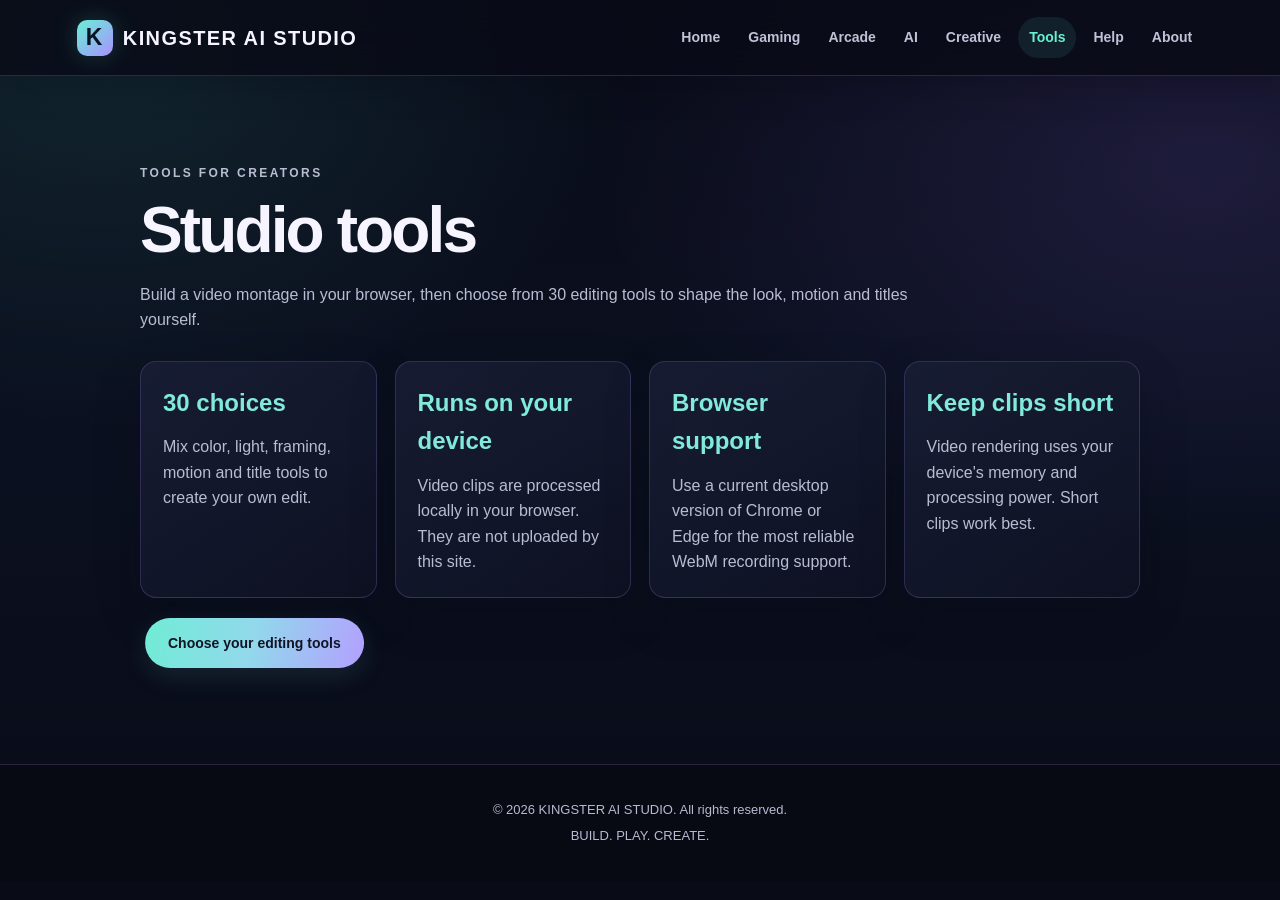
<file: tools.html>
<!DOCTYPE html>
<html lang="en">
<head>
  <meta charset="UTF-8"><meta name="viewport" content="width=device-width, initial-scale=1.0">
  <meta name="description" content="Create a browser-based video montage and choose from 30 editing tools for your own look.">
  <meta name="theme-color" content="#090b17"><link rel="icon" href="favicon.svg" type="image/svg+xml">
  <title>Tools | KINGSTER AI STUDIO</title><link rel="stylesheet" href="style.css"><script src="script.js" defer></script>
</head>
<body>
  <a class="skip-link" href="#main-content">Skip to main content</a>
  <header class="header"><a class="logo" href="index.html">KINGSTER AI STUDIO</a><button class="menu-toggle" type="button" aria-expanded="false" aria-controls="main-navigation">Menu</button>
    <nav class="navigation" id="main-navigation" aria-label="Main navigation"><a href="index.html">Home</a><a href="gaming.html">Gaming</a><a href="arcade.html">Arcade</a><a href="ai.html">AI</a><a href="creative.html">Creative</a><a href="tools.html">Tools</a><a href="help.html">Help</a><a href="about.html">About</a></nav>
  </header>
  <main class="content-page" id="main-content" tabindex="-1"><p class="gaming-tag">TOOLS FOR CREATORS</p><h1>Studio tools</h1>
    <p>Build a video montage in your browser, then choose from 30 editing tools to shape the look, motion and titles yourself.</p>
    <div class="content-cards"><article class="content-card"><h2>30 choices</h2><p>Mix color, light, framing, motion and title tools to create your own edit.</p></article>
      <article class="content-card"><h2>Runs on your device</h2><p>Video clips are processed locally in your browser. They are not uploaded by this site.</p></article>
      <article class="content-card"><h2>Browser support</h2><p>Use a current desktop version of Chrome or Edge for the most reliable WebM recording support.</p></article>
      <article class="content-card"><h2>Keep clips short</h2><p>Video rendering uses your device's memory and processing power. Short clips work best.</p></article></div>
    <p><a class="btn" href="gaming.html#editing-tools">Choose your editing tools</a></p>
  </main>
  <footer class="footer"><p>© 2026 KINGSTER AI STUDIO. All rights reserved.</p><p>BUILD. PLAY. CREATE.</p></footer>
</body></html>
</file>
<file: style.css>
/* KINGSTER AI STUDIO - SHARED WEBSITE STYLES */
:root {
  --background: #090b17;
  --surface: #111629;
  --surface-light: #1b223b;
  --cyan: #68f0d6;
  --purple: #aa91ff;
  --white: #f5f4ff;
  --muted: #b7bad1;
  --border: rgba(170, 145, 255, .24);
}
* { margin: 0; padding: 0; box-sizing: border-box; }
html { scroll-behavior: smooth; }
body {
  min-height: 100vh; overflow-x: hidden; line-height: 1.6;
  font-family: Arial, Helvetica, sans-serif; color: var(--white);
  background: var(--background);
}
a { color: inherit; text-decoration: none; }
button, input, select, textarea { font: inherit; }
.header {
  min-height: 80px; padding: 18px 6%; display: flex; justify-content: space-between;
  align-items: center; flex-wrap: wrap; gap: 18px; background: rgba(7,13,25,.97);
  border-bottom: 1px solid var(--border); position: relative; z-index: 5;
}
.logo { display: inline-flex; align-items: center; gap: 10px; font-size: 20px; font-weight: 900; letter-spacing: 1px; }
.logo::before {
  content: "K"; width: 36px; height: 36px; display: inline-flex; align-items: center;
  justify-content: center; border-radius: 10px; color: #071321;
  background: linear-gradient(135deg,var(--cyan),var(--purple)); font-size: 23px;
}
.navigation { display: flex; align-items: center; flex-wrap: wrap; gap: 22px; }
.navigation a { color: var(--muted); font-size: 14px; font-weight: bold; transition: .2s; }
.navigation a:hover, .navigation a.active { color: var(--cyan); }
.menu-toggle { display: none; padding: 8px 14px; border: 1px solid var(--border); border-radius: 8px; color: var(--white); background: var(--surface); cursor: pointer; }
:focus-visible { outline: 3px solid var(--cyan); outline-offset: 3px; }
.skip-link { position: absolute; z-index: 20; top: 10px; left: 10px; padding: 10px 14px; border-radius: 8px; color: #071321; background: var(--cyan); font-weight: bold; transform: translateY(-160%); }
.skip-link:focus { transform: translateY(0); }
.content-page { width: min(1000px, 92%); margin: 0 auto; padding: clamp(38px,7vw,76px) 0; }
.content-page h1 { margin: 8px 0 16px; font-size: clamp(2.2rem,6vw,4rem); line-height: 1.1; }
.content-page h2 { margin: 34px 0 10px; color: var(--cyan); }
.content-page p, .content-page li { color: var(--muted); }
.content-page p { max-width: 780px; margin: 12px 0; }
.content-cards { display: grid; grid-template-columns: repeat(auto-fit,minmax(220px,1fr)); gap: 18px; margin-top: 28px; }
.content-card { padding: 22px; border: 1px solid var(--border); border-radius: 14px; background: var(--surface); }
.content-card h2 { margin-top: 0; }
.content-card p { margin-bottom: 0; }
.quick-start { padding: 68px 6%; background: var(--surface); border-top: 1px solid var(--border); }
.quick-start-grid { max-width: 1100px; margin: auto; display: grid; grid-template-columns: repeat(auto-fit,minmax(220px,1fr)); gap: 18px; }
.quick-start-card { padding: 24px; border: 1px solid var(--border); border-radius: 14px; background: #0b1425; }
.step-number { color: var(--cyan); font-size: 13px; font-weight: 900; letter-spacing: 2px; }
.quick-start-card h3 { margin: 10px 0 6px; font-size: 20px; }
.quick-start-card p { min-height: 3.2em; color: var(--muted); }
.quick-start-card a { display: inline-block; margin-top: 12px; color: var(--cyan); font-weight: bold; }
.privacy-note { max-width: 780px; margin: 24px auto 0; text-align: center; color: var(--muted); font-size: 13px; }
.help-section { margin-top: 34px; }
.faq-item { margin: 12px 0; padding: 16px 18px; border: 1px solid var(--border); border-radius: 10px; background: var(--surface); }
.faq-item summary { color: var(--white); font-weight: bold; cursor: pointer; }
.faq-item p, .faq-item ol { margin: 12px 0 0; color: var(--muted); }
.faq-item ol { padding-left: 24px; }
.faq-item li { margin: 7px 0; }
.faq-item a { color: var(--cyan); text-decoration: underline; text-underline-offset: 3px; }
.help-contact { margin-top: 40px; padding: 24px; border: 1px solid var(--border); border-radius: 14px; background: var(--surface); }
.help-contact h2 { margin: 0 0 8px; }
.help-contact p { color: var(--muted); }
.arcade-page { width: min(920px, 94%); margin: 0 auto; padding: clamp(38px,7vw,76px) 0; }
.arcade-intro { text-align: center; margin-bottom: 28px; }
.arcade-intro h1 { font-size: clamp(2.7rem,8vw,5rem); line-height: 1.05; margin: 10px 0; font-weight: 900; }
.arcade-intro h1 span { color: var(--cyan); }
.arcade-intro > p:last-child { color: var(--muted); max-width: 620px; margin: 0 auto; }
.arcade-card { max-width: 580px; margin: 0 auto; padding: clamp(18px,4vw,30px); text-align: center; border: 1px solid var(--border); border-radius: 20px; background: radial-gradient(ellipse at 50% 0,rgba(53,221,255,.1),transparent 55%),var(--surface); box-shadow: 0 16px 60px rgba(0,0,0,.24); }
.arcade-scoreboard { display: grid; grid-template-columns: repeat(3,1fr); gap: 10px; margin-bottom: 20px; }
.arcade-scoreboard > div { display: flex; flex-direction: column; padding: 10px; border: 1px solid var(--border); border-radius: 10px; background: rgba(7,13,25,.55); }
.score-label { color: var(--muted); font-size: 11px; letter-spacing: 1.5px; font-weight: bold; }
.arcade-scoreboard strong { font-size: clamp(1.5rem,5vw,2.2rem); color: var(--white); line-height: 1.25; }
.score-unit { color: var(--muted); font-size: .8rem; margin-left: 3px; }
.arcade-instructions { margin: 10px 0 18px; color: var(--muted); }
.orb-key { color: var(--cyan); font-weight: 800; }
.decoy-key { color: #ff7591; font-weight: 800; }
.arcade-board { display: grid; grid-template-columns: repeat(3,minmax(0,1fr)); gap: clamp(8px,2vw,14px); max-width: 430px; margin: 0 auto; }
.arcade-tile { aspect-ratio: 1; min-width: 0; border: 1px solid rgba(53,221,255,.2); border-radius: 14px; color: var(--white); background: #0a1426; font-size: clamp(2rem,9vw,3.5rem); font-weight: 900; cursor: pointer; transition: transform .12s ease,border-color .12s ease,background .12s ease,box-shadow .12s ease; touch-action: manipulation; }
.arcade-tile:enabled:hover { transform: scale(1.03); border-color: var(--cyan); }
.arcade-tile:disabled { cursor: default; opacity: .7; }
.arcade-tile.is-orb { color: #06121c; border-color: var(--cyan); background: radial-gradient(circle at 35% 30%,#d8fbff,#35ddff 50%,#178ab8); box-shadow: 0 0 28px rgba(53,221,255,.55),inset 0 0 14px rgba(255,255,255,.45); animation: orb-pulse .7s ease-in-out infinite alternate; }
.arcade-tile.is-decoy { color: #fff; border-color: #ff7591; background: radial-gradient(circle,#fa5978,#9e234b); box-shadow: 0 0 20px rgba(255,60,110,.38); }
.arcade-status { min-height: 3em; margin: 12px auto 0; color: var(--cyan); font-weight: bold; }
.arcade-start { min-width: 180px; }
.arcade-note { margin-top: 12px; color: var(--muted); font-size: 12px; }
.visually-hidden { position: absolute; width: 1px; height: 1px; padding: 0; margin: -1px; overflow: hidden; clip: rect(0,0,0,0); white-space: nowrap; border: 0; }
@keyframes orb-pulse { from { transform: scale(.96); } to { transform: scale(1); } }
.hero {
  min-height: 490px; display: flex; justify-content: center; align-items: center;
  text-align: center; padding: 70px 20px;
  background: radial-gradient(ellipse at 20% 30%,rgba(53,221,255,.12),transparent 45%),
              radial-gradient(ellipse at 80% 70%,rgba(155,109,255,.16),transparent 45%),var(--background);
}
.hero-content { max-width: 850px; }
.hero-tag, .section-heading > p, .gaming-tag {
  color: var(--cyan); letter-spacing: 3px; font-size: 13px; font-weight: bold;
}
.hero-tag { margin-bottom: 15px; }
.hero h1 { font-size: clamp(42px,7vw,75px); font-weight: 900; line-height: 1.15; margin-bottom: 22px; }
.hero h1 span { background: linear-gradient(90deg,var(--cyan),var(--purple)); background-clip: text; -webkit-background-clip: text; color: transparent; }
.hero-content > p:not(.hero-tag) { color: var(--muted); max-width: 650px; margin: 0 auto 25px; font-size: 17px; }
.btn {
  display: inline-flex; justify-content: center; align-items: center; padding: 13px 23px;
  margin: 8px 5px; border: 1px solid var(--cyan); border-radius: 8px;
  background: linear-gradient(110deg,var(--cyan),#75aaff); color: #071321;
  font-weight: bold; font-size: 14px; cursor: pointer; transition: .2s;
}
.btn:hover { transform: translateY(-2px); box-shadow: 0 8px 25px rgba(53,221,255,.25); }
.btn:disabled { opacity: .5; cursor: not-allowed; transform: none; box-shadow: none; }
.btn-secondary { background: transparent; color: var(--cyan); }
.services { padding: 75px 6%; text-align: center; }
.section-heading { margin-bottom: 35px; }
.section-heading h2 { font-size: 34px; margin-top: 8px; }
.service-container, .gaming-grid {
  max-width: 1100px; margin: auto; display: grid;
  grid-template-columns: repeat(auto-fit,minmax(230px,1fr)); gap: 22px;
}
.card, .game-card, .gaming-card {
  background: var(--surface); border: 1px solid var(--border); border-radius: 15px;
  padding: 28px; transition: .25s;
}
.card:hover, .gaming-card:hover { transform: translateY(-5px); border-color: var(--cyan); }
.card-icon, .gaming-icon { font-size: 40px; margin-bottom: 12px; }
.card h3, .gaming-card h2 { font-size: 21px; margin-bottom: 10px; color: var(--cyan); }
.card p, .gaming-card p { color: var(--muted); margin-bottom: 12px; }
.games-section { padding: 65px 20px; text-align: center; background: var(--surface); border-top: 1px solid var(--border); }
.games-section h2 { font-size: 30px; margin-bottom: 12px; }
.games-section p { max-width: 650px; margin: auto; color: var(--muted); }
.gaming-page { padding: 55px 20px; }
.gaming-intro { max-width: 850px; margin: 0 auto 42px; text-align: center; }
.gaming-intro h1 { font-size: clamp(2rem,5vw,3.5rem); margin: 12px 0; }
.gaming-intro h1 span, .editor-heading h2 span { color: var(--cyan); }
.gaming-intro p:not(.gaming-tag) { color: var(--muted); }
.gaming-card { padding: 25px; }
.gaming-card .btn { margin: 12px 0 0; }
.ai-editor {
  width: min(1120px,96%); margin: 65px auto; padding: clamp(20px,4vw,38px);
  border: 1px solid var(--cyan); border-radius: 20px;
  background: linear-gradient(145deg,#0b1629,#080f20); box-shadow: 0 0 30px rgba(0,217,255,.09);
}
.editor-heading { text-align: center; margin-bottom: 30px; }
.editor-heading h2 { font-size: clamp(27px,4vw,38px); margin: 8px 0; }
.editor-heading > p:last-child { color: var(--muted); }
.editor-grid { display: grid; grid-template-columns: repeat(2,minmax(0,1fr)); gap: 20px; }
.editor-panel, .preview-panel {
  padding: 23px; border: 1px solid var(--border); border-radius: 14px; background: rgba(16,29,49,.8);
}
.editor-panel h3, .preview-panel h3 { color: var(--cyan); margin-bottom: 18px; font-size: 19px; }
.field-label { display: block; margin: 15px 0 7px; color: #e8f5ff; font-size: 14px; font-weight: bold; }
input[type="file"], input[type="text"], select, textarea {
  display: block; width: 100%; min-width: 0; padding: 12px;
  border: 1px solid #28536b; border-radius: 8px; color: white; background: #0a1426;
}
input[type="file"] { padding: 10px; }
textarea { resize: vertical; }
input:focus, select:focus, textarea:focus { outline: 2px solid rgba(53,221,255,.35); border-color: var(--cyan); }
.field-help { color: var(--muted); font-size: 12px; margin-top: 8px; }
.status { color: var(--cyan); margin-top: 12px; font-size: 14px; overflow-wrap: anywhere; }
.clip-list { list-style: none; margin: 10px 0 18px; color: var(--muted); font-size: 13px; }
.clip-list li { padding: 5px 0; border-bottom: 1px solid rgba(255,255,255,.06); overflow-wrap: anywhere; }
.form-grid { display: grid; grid-template-columns: repeat(2,minmax(0,1fr)); gap: 12px; }
.effects-options { margin-top: 18px; padding: 12px; border: 1px solid var(--border); border-radius: 8px; }
.effects-options legend { padding: 0 7px; color: var(--cyan); font-weight: bold; }
.effects-options label { display: inline-flex; gap: 7px; align-items: center; margin: 7px 12px 5px 0; color: var(--muted); font-size: 13px; }
.editor-actions { text-align: center; padding: 20px 0 8px; }
.editor-actions .btn { min-width: 175px; }
.preview-panel { margin-top: 20px; }
#videoPreview { display: block; width: 100%; max-height: 520px; margin: 12px auto; background: #02050a; border-radius: 10px; }
.download-btn { margin-top: 12px; }
.gaming-callout { max-width: 1000px; margin: 40px auto 0; padding: 30px; text-align: center; border: 1px solid var(--border); border-radius: 15px; background: var(--surface); }
.gaming-callout h2 { margin-bottom: 10px; }
.gaming-callout p { color: var(--muted); }
.footer { padding: 30px 20px; background: #050a12; border-top: 1px solid var(--border); text-align: center; }
.footer p { color: var(--muted); font-size: 13px; margin: 5px; }
[hidden] { display: none !important; }
@media (max-width: 760px) {
  .header { flex-direction: row; justify-content: space-between; text-align: left; padding: 14px 5%; }
  .menu-toggle { display: inline-flex; }
  .navigation { display: none; width: 100%; flex-direction: column; align-items: stretch; gap: 0; }
  .navigation.is-open { display: flex; }
  .navigation a { padding: 10px; border-top: 1px solid var(--border); text-align: center; }
  .navigation a { font-size: 12px; }
  .editor-grid { grid-template-columns: 1fr; }
  .gaming-page { padding: 35px 12px; }
  .arcade-page { width: 94%; padding: 35px 0; }
}
@media (prefers-reduced-motion: reduce) {
  *, *::before, *::after { scroll-behavior: auto !important; animation-duration: .01ms !important; transition-duration: .01ms !important; }
}
@media (max-width: 480px) {
  .form-grid { grid-template-columns: 1fr; }
  .ai-editor { width: 100%; border-left: 0; border-right: 0; border-radius: 0; }
  .editor-panel, .preview-panel { padding: 16px; }
}

/* MIDNIGHT AURORA VISUAL REFRESH */
:root { color-scheme: dark; }
html { scroll-padding-top: 100px; }
body {
  background:
    radial-gradient(ellipse at 8% 3%, rgba(76, 226, 211, .12), transparent 34rem),
    radial-gradient(ellipse at 94% 18%, rgba(142, 111, 244, .15), transparent 38rem),
    linear-gradient(180deg, #090b17 0%, #0b1020 48%, #090b17 100%);
  background-attachment: fixed;
}
::selection { color: #080d18; background: var(--cyan); }
.header {
  position: sticky; top: 0; min-height: 76px; padding-top: 14px; padding-bottom: 14px;
  background: rgba(9, 11, 23, .84); border-bottom-color: rgba(170, 145, 255, .2);
  box-shadow: 0 12px 34px rgba(3, 5, 15, .18); backdrop-filter: blur(18px);
}
.logo { letter-spacing: .07em; }
.logo::before { box-shadow: 0 0 24px rgba(104, 240, 214, .19); }
.navigation { gap: 6px; }
.navigation a {
  padding: 9px 11px; border-radius: 999px; color: #c0c2d6;
  transition: color .2s ease, background .2s ease, transform .2s ease;
}
.navigation a:hover, .navigation a.active, .navigation a[aria-current="page"] {
  color: var(--cyan); background: rgba(104, 240, 214, .09);
}
.navigation a:hover { transform: translateY(-1px); }
.menu-toggle {
  border-color: rgba(104, 240, 214, .28); border-radius: 999px;
  background: rgba(27, 34, 59, .86); transition: border-color .2s ease, background .2s ease;
}
.menu-toggle:hover { border-color: var(--cyan); background: var(--surface-light); }
.hero {
  min-height: 540px; padding: clamp(72px, 10vw, 120px) 20px;
  background:
    radial-gradient(ellipse at 18% 28%, rgba(104, 240, 214, .14), transparent 42%),
    radial-gradient(ellipse at 84% 68%, rgba(170, 145, 255, .19), transparent 43%),
    linear-gradient(140deg, rgba(17, 22, 41, .24), rgba(9, 11, 23, .1));
}
.hero-content { max-width: 900px; }
.hero-tag, .section-heading > p, .gaming-tag {
  color: var(--cyan); letter-spacing: .2em; font-size: 12px; text-transform: uppercase;
}
.hero-tag {
  display: inline-flex; padding: 8px 13px; border: 1px solid rgba(104, 240, 214, .2);
  border-radius: 999px; background: rgba(104, 240, 214, .06);
}
.hero h1 {
  margin: 12px 0 20px; font-size: clamp(42px, 8vw, 82px);
  line-height: 1.04; letter-spacing: -.055em;
}
.hero h1 span {
  background: linear-gradient(100deg, #72f1d8 4%, #9edbff 48%, #b79dff 96%);
  background-clip: text; -webkit-background-clip: text; color: transparent;
}
.hero-content > p:not(.hero-tag) { color: #c3c5d8; font-size: clamp(16px, 2vw, 18px); }
.btn {
  border-color: transparent; border-radius: 999px; padding: 13px 22px;
  background: linear-gradient(105deg, #70ecd5 0%, #91d9eb 48%, #b3a0ff 100%);
  color: #101425; box-shadow: 0 8px 26px rgba(103, 193, 219, .13);
  transition: transform .2s ease, box-shadow .2s ease, filter .2s ease;
}
.btn:hover { transform: translateY(-3px); box-shadow: 0 12px 32px rgba(126, 176, 237, .22); filter: saturate(1.08); }
.btn:disabled:hover { transform: none; box-shadow: none; filter: none; }
.btn-secondary {
  border-color: rgba(170, 145, 255, .42); color: #c8baff;
  background: rgba(22, 25, 47, .72); box-shadow: none;
}
.btn-secondary:hover { border-color: var(--purple); background: rgba(170, 145, 255, .1); }
.services, .gaming-page { position: relative; }
.services { padding-top: 78px; padding-bottom: 82px; }
.section-heading { margin-bottom: 38px; }
.section-heading h2 { margin-top: 10px; font-size: clamp(28px, 4vw, 38px); letter-spacing: -.035em; }
.card, .gaming-card, .content-card, .quick-start-card, .faq-item, .help-contact,
.gaming-callout, .editor-panel, .preview-panel, .arcade-card {
  border-color: rgba(170, 145, 255, .2);
  background: linear-gradient(145deg, rgba(24, 29, 52, .94), rgba(14, 18, 35, .94));
  box-shadow: 0 18px 48px rgba(2, 4, 14, .18);
}
.card, .gaming-card { border-radius: 20px; }
.card:hover, .gaming-card:hover {
  transform: translateY(-6px); border-color: rgba(104, 240, 214, .5);
  box-shadow: 0 22px 48px rgba(2, 4, 14, .3), 0 0 28px rgba(104, 240, 214, .07);
}
.card h3, .gaming-card h2, .editor-panel h3, .preview-panel h3,
.content-page h2, .help-contact h2 { color: #81eadb; }
.card p, .gaming-card p, .content-page p, .content-page li { color: #b9bdd2; }
.quick-start {
  padding-top: 76px; padding-bottom: 76px;
  border-top-color: rgba(170, 145, 255, .19);
  background: linear-gradient(180deg, rgba(21, 25, 47, .78), rgba(12, 15, 31, .92));
}
.quick-start-card { border-radius: 18px; transition: transform .22s ease, border-color .22s ease, box-shadow .22s ease; }
.quick-start-card:hover { transform: translateY(-4px); border-color: rgba(104, 240, 214, .45); box-shadow: 0 20px 42px rgba(2, 4, 14, .26); }
.step-number { color: #82efda; }
.quick-start-card a, .faq-item a { color: #83eedd; }
.privacy-note { color: #aeb3ca; }
.content-page h1, .gaming-intro h1 { letter-spacing: -.045em; }
.content-card, .faq-item, .help-contact { border-radius: 16px; }
.faq-item { transition: border-color .2s ease, background .2s ease; }
.faq-item[open] { border-color: rgba(104, 240, 214, .3); }
.faq-item summary { padding: 2px 0; }
.faq-item summary::marker { color: var(--cyan); }
.ai-editor {
  border-color: rgba(104, 240, 214, .34);
  background: linear-gradient(145deg, rgba(22, 28, 51, .98), rgba(11, 15, 31, .98));
  box-shadow: 0 22px 70px rgba(2, 4, 14, .34), 0 0 36px rgba(104, 240, 214, .055);
}
.editor-panel, .preview-panel { border-radius: 17px; }
.field-label { color: #e5e5f3; }
input[type="file"], input[type="text"], select, textarea {
  border-color: rgba(170, 145, 255, .25); border-radius: 11px;
  background: rgba(8, 12, 26, .78); color: var(--white);
}
input:focus, select:focus, textarea:focus { outline: 2px solid rgba(104, 240, 214, .28); border-color: var(--cyan); }
.footer {
  background: rgba(7, 9, 19, .9); border-top-color: rgba(170, 145, 255, .2);
}
:focus-visible { outline-color: #83f5df; }
@media (max-width: 760px) {
  .header { gap: 12px; }
  .navigation { gap: 0; padding: 8px 0 3px; }
  .navigation a { padding: 11px; border-top: 1px solid rgba(170, 145, 255, .14); border-radius: 10px; }
  .navigation a:hover { transform: none; }
  .hero { min-height: 470px; }
  .quick-start { padding: 58px 5%; }
}
@media (prefers-reduced-motion: reduce) {
  .navigation a, .btn, .card, .gaming-card, .quick-start-card, .faq-item { transition: none; }
}

.toolbox { margin: 28px 0 16px; }
.toolbox-heading {
  display: flex; justify-content: space-between; align-items: center;
  gap: 20px; margin-bottom: 16px;
}
.toolbox-heading h3 { margin: 0 0 4px; color: #81eadb; font-size: 20px; }
.toolbox-heading p { color: var(--muted); font-size: 13px; }
.toolbox-actions { display: flex; align-items: center; flex-wrap: wrap; justify-content: flex-end; gap: 10px; }
.tool-selection-count { color: var(--cyan); font-size: 13px; font-weight: 800; white-space: nowrap; }
.clear-tools { margin: 0; padding: 9px 15px; font-size: 12px; }
.toolbox-grid { display: grid; grid-template-columns: repeat(3, minmax(0, 1fr)); gap: 14px; align-items: start; }
.effects-options {
  min-width: 0; margin: 0; padding: 14px; border: 1px solid rgba(170, 145, 255, .22);
  border-radius: 14px; background: rgba(8, 12, 26, .42);
}
.effects-options legend { padding: 0 8px; color: #81eadb; font-size: 13px; font-weight: 800; }
.tool-list { display: grid; gap: 5px; }
.tool-list label {
  display: flex; align-items: flex-start; gap: 9px; margin: 0; padding: 7px 8px;
  border: 1px solid transparent; border-radius: 8px; color: var(--muted); font-size: 13px;
  line-height: 1.35; cursor: pointer; transition: background .16s ease, border-color .16s ease, color .16s ease;
}
.tool-list label:hover { border-color: rgba(104, 240, 214, .2); background: rgba(104, 240, 214, .05); color: var(--white); }
.tool-list label:has(input:checked) { border-color: rgba(104, 240, 214, .28); background: rgba(104, 240, 214, .08); color: var(--white); }
.tool-list input { flex: 0 0 auto; margin: 2px 0 0; accent-color: var(--cyan); }
.toolbox-note { margin-top: 10px; }
@media (max-width: 900px) {
  .toolbox-grid { grid-template-columns: repeat(2, minmax(0, 1fr)); }
}
@media (max-width: 600px) {
  .toolbox-heading { align-items: flex-start; flex-direction: column; gap: 12px; }
  .toolbox-actions { justify-content: flex-start; }
  .toolbox-grid { grid-template-columns: 1fr; }
}
@media (prefers-reduced-motion: reduce) {
  .tool-list label { transition: none; }
}
</file>
